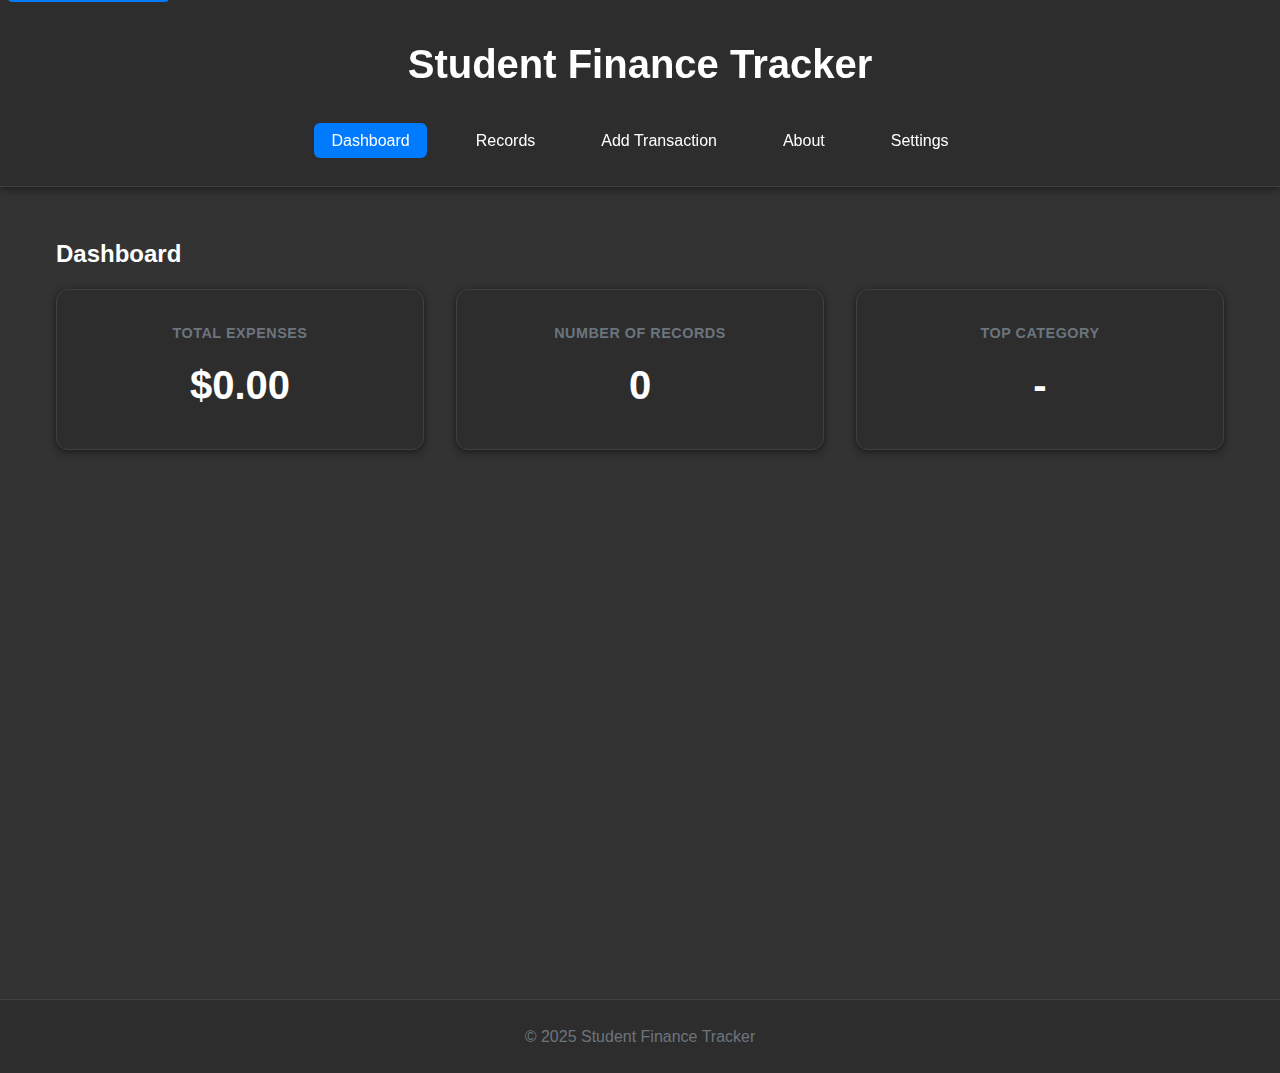
<file: index.html>
<!DOCTYPE html>
<html lang="en">
<head>
    <meta charset="UTF-8">
    <meta name="viewport" content="width=device-width, initial-scale=1.0">
    <title>Student Finance Tracker</title>
    <link rel="stylesheet" href="styles/style.css">
</head>
<body>
    <!-- Skip to content link for accessibility -->
    <a href="#main-content" class="skip-link">Skip to main content</a>

    <header>
        <h1>Student Finance Tracker</h1>
        <nav>
            <ul class="nav-list">
                <li><a href="#dashboard" class="nav-link active" data-page="dashboard">Dashboard</a></li>
                <li><a href="#records" class="nav-link" data-page="records">Records</a></li>
                <li><a href="#add-transaction" class="nav-link" data-page="add-transaction">Add Transaction</a></li>
                <li><a href="#about" class="nav-link" data-page="about">About</a></li>
                <li><a href="#settings" class="nav-link" data-page="settings">Settings</a></li>
            </ul>
        </nav>

    </header>

    <main id="main-content">
        <!-- Dashboard Page -->
        <section id="dashboard" class="page active">
            <h2>Dashboard</h2>
            <div class="stats-container">
                <div class="stat-card">
                    <h3>Total Expenses</h3>
                    <p id="total-expenses">$0.00</p>
                </div>
                <div class="stat-card">
                    <h3>Number of Records</h3>
                    <p id="record-count">0</p>
                </div>
                <div class="stat-card">
                    <h3>Top Category</h3>
                    <p id="top-category">-</p>
                </div>
            </div>
            <div id="spending-alert" class="alert" aria-live="polite"></div>
        </section>

        <!-- Records Page -->
        <section id="records" class="page">
            <h2>Expense Records</h2>
            <div class="records-controls">
                <input type="text" id="search-input" placeholder="Search transactions...">
                <select id="sort-by">
                    <option value="date-desc">Date (Newest)</option>
                    <option value="date-asc">Date (Oldest)</option>
                    <option value="amount-desc">Amount (High to Low)</option>
                    <option value="amount-asc">Amount (Low to High)</option>
                </select>
            </div>
            <div class="table-container">
                <table id="transactions-table">
                    <thead>
                        <tr>
                            <th>Description</th>
                            <th>Amount</th>
                            <th>Category</th>
                            <th>Date</th>
                            <th>Actions</th>
                        </tr>
                    </thead>
                    <tbody id="transactions-body">
                        <!-- Transactions will be populated here -->
                    </tbody>
                </table>
            </div>
            <p id="no-records-message" class="no-records">No transactions found. Add your first transaction!</p>
            
            <!-- Mobile card view -->
            <div class="records-mobile" id="records-mobile">
                <!-- Mobile cards will be populated here -->
            </div>
        </section>

        <!-- Add Transaction Page -->
        <section id="add-transaction" class="page">
            <h2>Add New Transaction</h2>
            <form id="transaction-form">
                <div class="form-group">
                    <label for="description">Description:</label>
                    <input type="text" id="description" name="description" required>
                    <span class="error-message" id="description-error"></span>
                </div>
                
                <div class="form-group">
                    <label for="amount">Amount:</label>
                    <input type="text" id="amount" name="amount" required>
                    <span class="error-message" id="amount-error"></span>
                </div>
                
                <div class="form-group">
                    <label for="category">Category:</label>
                    <select id="category" name="category" required>
                        <option value="">Select a category</option>
                        <option value="Food">Food</option>
                        <option value="Transport">Transport</option>
                        <option value="Books">Books</option>
                        <option value="Entertainment">Entertainment</option>
                        <option value="Fees">Fees</option>
                        <option value="Other">Other</option>
                    </select>
                    <span class="error-message" id="category-error"></span>
                </div>
                
                <div class="form-group">
                    <label for="date">Date:</label>
                    <input type="date" id="date" name="date" required>
                    <span class="error-message" id="date-error"></span>
                </div>
                
                <button type="submit" id="submit-btn">Add Transaction</button>
            </form>
        </section>

        <!-- About Page -->
        <section id="about" class="page">
            <h2>About Student Finance Tracker</h2>
            <p>This simple web app helps students track their expenses in categories like food, transport, books, entertainment, and fees.</p>
            <p>Features include:</p>
            <ul>
                <li>Add and manage expense records</li>
                <li>View spending statistics</li>
                <li>Search and sort transactions</li>
                <li>Set spending limits</li>
                <li>Works offline with localStorage</li>
            </ul>
            <div class="contact-info">
                <h3>Contact Me</h3>
                <p>Email: <a href="mailto:m.keira@alustudent.com">m.keira@alustudent.com</a></p>
                <p>GitHub: <a href="https://github.com/keira9" target="_blank">keira9</a></p>
            </div>
        </section>

        <!-- Settings Page -->
        <section id="settings" class="page">
            <h2>Settings</h2>
            <form id="settings-form">
                <div class="form-group">
                    <label for="currency">Currency:</label>
                    <select id="currency" name="currency">
                        <option value="$">USD ($)</option>
                        <option value="€">EUR (€)</option>
                        <option value="UGX">UGX (UGX)</option>
                        <option value="RWF">RWF (RWF)</option>
                    </select>
                </div>
                
                <div class="form-group">
                    <label for="spending-limit">Monthly Spending Limit:</label>
                    <input type="number" id="spending-limit" name="spending-limit" min="0" step="0.01">
                </div>
                
                <button type="submit">Save Settings</button>
            </form>
        </section>
    </main>

    <footer>
        <p>&copy; 2025 Student Finance Tracker</p>
    </footer>

    <script type="module" src="scripts/app.js"></script>
</body>
</html>
</file>
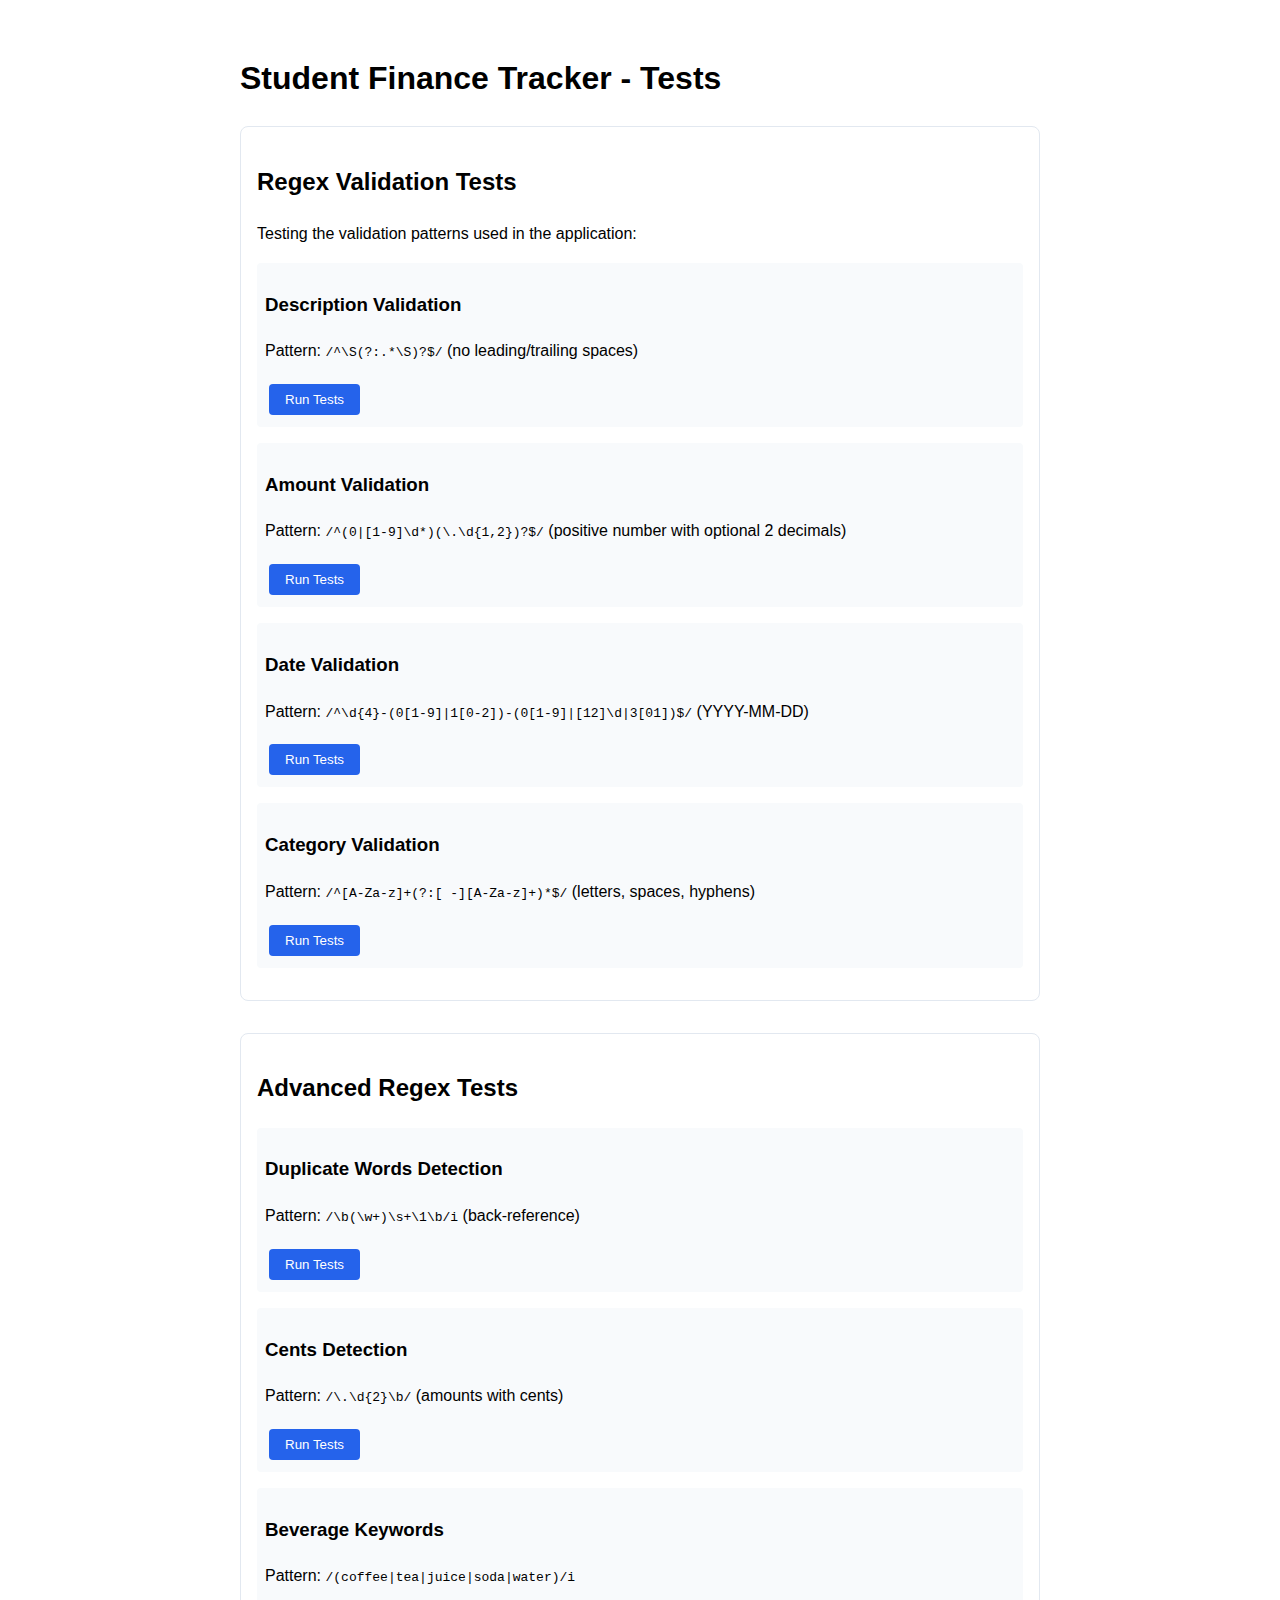
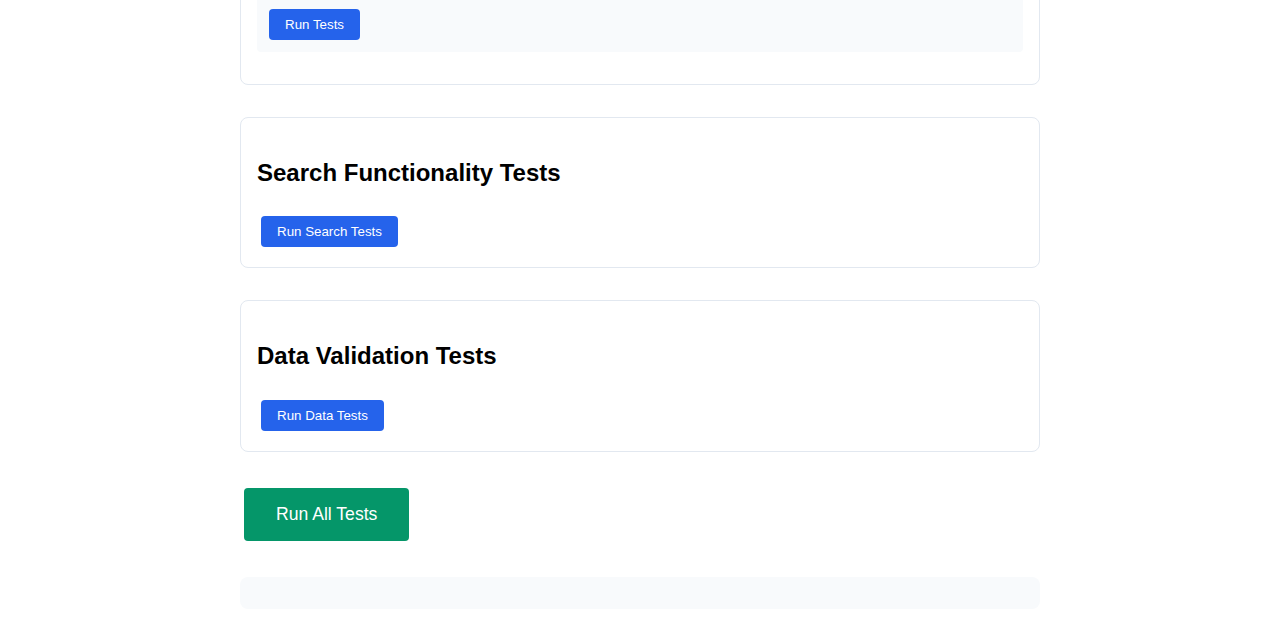
<file: tests.html>
<!DOCTYPE html>
<html lang="en">
<head>
    <meta charset="UTF-8">
    <meta name="viewport" content="width=device-width, initial-scale=1.0">
    <title>Finance Tracker Tests</title>
    <style>
        body {
            font-family: -apple-system, BlinkMacSystemFont, 'Segoe UI', Roboto, sans-serif;
            max-width: 800px;
            margin: 0 auto;
            padding: 2rem;
            line-height: 1.6;
        }
        .test-section {
            margin-bottom: 2rem;
            padding: 1rem;
            border: 1px solid #e2e8f0;
            border-radius: 8px;
        }
        .test-case {
            margin: 1rem 0;
            padding: 0.5rem;
            background: #f8fafc;
            border-radius: 4px;
        }
        .pass { color: #059669; }
        .fail { color: #dc2626; }
        .test-input {
            font-family: monospace;
            background: #1e293b;
            color: #f1f5f9;
            padding: 0.5rem;
            border-radius: 4px;
            margin: 0.5rem 0;
        }
        button {
            background: #2563eb;
            color: white;
            border: none;
            padding: 0.5rem 1rem;
            border-radius: 4px;
            cursor: pointer;
            margin: 0.25rem;
        }
        button:hover {
            background: #1d4ed8;
        }
        #results {
            margin-top: 2rem;
            padding: 1rem;
            background: #f8fafc;
            border-radius: 8px;
            white-space: pre-wrap;
            font-family: monospace;
        }
    </style>
</head>
<body>
    <h1>Student Finance Tracker - Tests</h1>
    
    <div class="test-section">
        <h2>Regex Validation Tests</h2>
        <p>Testing the validation patterns used in the application:</p>
        
        <div class="test-case">
            <h3>Description Validation</h3>
            <p>Pattern: <code>/^\S(?:.*\S)?$/</code> (no leading/trailing spaces)</p>
            <button onclick="testDescriptionValidation()">Run Tests</button>
        </div>
        
        <div class="test-case">
            <h3>Amount Validation</h3>
            <p>Pattern: <code>/^(0|[1-9]\d*)(\.\d{1,2})?$/</code> (positive number with optional 2 decimals)</p>
            <button onclick="testAmountValidation()">Run Tests</button>
        </div>
        
        <div class="test-case">
            <h3>Date Validation</h3>
            <p>Pattern: <code>/^\d{4}-(0[1-9]|1[0-2])-(0[1-9]|[12]\d|3[01])$/</code> (YYYY-MM-DD)</p>
            <button onclick="testDateValidation()">Run Tests</button>
        </div>
        
        <div class="test-case">
            <h3>Category Validation</h3>
            <p>Pattern: <code>/^[A-Za-z]+(?:[ -][A-Za-z]+)*$/</code> (letters, spaces, hyphens)</p>
            <button onclick="testCategoryValidation()">Run Tests</button>
        </div>
    </div>
    
    <div class="test-section">
        <h2>Advanced Regex Tests</h2>
        
        <div class="test-case">
            <h3>Duplicate Words Detection</h3>
            <p>Pattern: <code>/\b(\w+)\s+\1\b/i</code> (back-reference)</p>
            <button onclick="testDuplicateWords()">Run Tests</button>
        </div>
        
        <div class="test-case">
            <h3>Cents Detection</h3>
            <p>Pattern: <code>/\.\d{2}\b/</code> (amounts with cents)</p>
            <button onclick="testCentsDetection()">Run Tests</button>
        </div>
        
        <div class="test-case">
            <h3>Beverage Keywords</h3>
            <p>Pattern: <code>/(coffee|tea|juice|soda|water)/i</code></p>
            <button onclick="testBeverageKeywords()">Run Tests</button>
        </div>
    </div>
    
    <div class="test-section">
        <h2>Search Functionality Tests</h2>
        <button onclick="testSearchFunctionality()">Run Search Tests</button>
    </div>
    
    <div class="test-section">
        <h2>Data Validation Tests</h2>
        <button onclick="testDataValidation()">Run Data Tests</button>
    </div>
    
    <button onclick="runAllTests()" style="background: #059669; font-size: 1.1rem; padding: 1rem 2rem;">Run All Tests</button>
    
    <div id="results"></div>

    <script type="module">
        // Import modules for testing
        import { validators } from './scripts/validators.js';
        import { search } from './scripts/search.js';
        import { storage } from './scripts/storage.js';

        // Make modules available globally for test functions
        window.validators = validators;
        window.search = search;
        window.storage = storage;

        // Test utilities
        window.assert = (condition, message) => {
            if (condition) {
                return `✅ PASS: ${message}`;
            } else {
                return `❌ FAIL: ${message}`;
            }
        };

        window.log = (message) => {
            const results = document.getElementById('results');
            results.textContent += message + '\n';
        };

        window.clearResults = () => {
            document.getElementById('results').textContent = '';
        };

        // Description validation tests
        window.testDescriptionValidation = () => {
            clearResults();
            log('=== Description Validation Tests ===');
            
            const testCases = [
                { input: 'Valid description', expected: true },
                { input: 'Another valid one', expected: true },
                { input: ' Leading space', expected: false },
                { input: 'Trailing space ', expected: false },
                { input: '  Both spaces  ', expected: false },
                { input: 'Double  space', expected: true }, // This should pass the regex but fail duplicate check
                { input: 'pizza pizza', expected: false }, // Duplicate words
                { input: 'A', expected: true },
                { input: '', expected: false },
                { input: '   ', expected: false }
            ];
            
            testCases.forEach(test => {
                const result = validators.validateDescription(test.input);
                log(assert(result.valid === test.expected, 
                    `"${test.input}" -> ${result.valid} (expected ${test.expected})`));
                if (!result.valid) {
                    log(`    Error: ${result.message}`);
                }
            });
        };

        // Amount validation tests
        window.testAmountValidation = () => {
            clearResults();
            log('=== Amount Validation Tests ===');
            
            const testCases = [
                { input: '12.50', expected: true },
                { input: '0', expected: false }, // Zero not allowed
                { input: '100', expected: true },
                { input: '0.01', expected: true },
                { input: '999999.99', expected: true },
                { input: '-5.00', expected: false },
                { input: '12.345', expected: false }, // Too many decimals
                { input: '01.50', expected: false }, // Leading zero
                { input: 'abc', expected: false },
                { input: '', expected: false },
                { input: '12.5', expected: true } // One decimal place OK
            ];
            
            testCases.forEach(test => {
                const result = validators.validateAmount(test.input);
                log(assert(result.valid === test.expected, 
                    `"${test.input}" -> ${result.valid} (expected ${test.expected})`));
                if (!result.valid) {
                    log(`    Error: ${result.message}`);
                }
            });
        };

        // Date validation tests
        window.testDateValidation = () => {
            clearResults();
            log('=== Date Validation Tests ===');
            
            const today = new Date().toISOString().split('T')[0];
            const yesterday = new Date(Date.now() - 86400000).toISOString().split('T')[0];
            const tomorrow = new Date(Date.now() + 86400000).toISOString().split('T')[0];
            
            const testCases = [
                { input: today, expected: true },
                { input: yesterday, expected: true },
                { input: tomorrow, expected: false }, // Future date
                { input: '2025-01-15', expected: true },
                { input: '2025-13-01', expected: false }, // Invalid month
                { input: '2025-01-32', expected: false }, // Invalid day
                { input: '25-01-15', expected: false }, // Wrong format
                { input: '2025/01/15', expected: false }, // Wrong separator
                { input: '', expected: false },
                { input: 'invalid', expected: false }
            ];
            
            testCases.forEach(test => {
                const result = validators.validateDate(test.input);
                log(assert(result.valid === test.expected, 
                    `"${test.input}" -> ${result.valid} (expected ${test.expected})`));
                if (!result.valid) {
                    log(`    Error: ${result.message}`);
                }
            });
        };

        // Category validation tests
        window.testCategoryValidation = () => {
            clearResults();
            log('=== Category Validation Tests ===');
            
            const testCases = [
                { input: 'Food', expected: true },
                { input: 'Transport', expected: true },
                { input: 'Books and Supplies', expected: true },
                { input: 'Health-Care', expected: true },
                { input: 'Food123', expected: false }, // Numbers not allowed
                { input: 'Food!', expected: false }, // Special chars not allowed
                { input: 'Food  Drinks', expected: false }, // Double spaces not allowed
                { input: ' Food', expected: false }, // Leading space
                { input: 'Food ', expected: false }, // Trailing space
                { input: '', expected: false },
                { input: 'A', expected: true } // Single letter OK
            ];
            
            testCases.forEach(test => {
                const result = validators.validateCategory(test.input);
                log(assert(result.valid === test.expected, 
                    `"${test.input}" -> ${result.valid} (expected ${test.expected})`));
                if (!result.valid) {
                    log(`    Error: ${result.message}`);
                }
            });
        };

        // Duplicate words tests
        window.testDuplicateWords = () => {
            clearResults();
            log('=== Duplicate Words Detection Tests ===');
            
            const pattern = validators.patterns.duplicateWords;
            const testCases = [
                { input: 'pizza pizza', expected: true },
                { input: 'the the quick brown fox', expected: true },
                { input: 'This is is a test', expected: true },
                { input: 'normal sentence here', expected: false },
                { input: 'Pizza PIZZA', expected: true }, // Case insensitive
                { input: 'pizza, pizza', expected: false }, // Comma breaks word boundary
                { input: 'pizzapizza', expected: false }, // No space
                { input: 'a a', expected: true }
            ];
            
            testCases.forEach(test => {
                const result = pattern.test(test.input);
                log(assert(result === test.expected, 
                    `"${test.input}" -> ${result} (expected ${test.expected})`));
            });
        };

        // Cents detection tests
        window.testCentsDetection = () => {
            clearResults();
            log('=== Cents Detection Tests ===');
            
            const pattern = validators.patterns.centsPresent;
            const testCases = [
                { input: '12.50', expected: true },
                { input: '0.99', expected: true },
                { input: '100.00', expected: true },
                { input: '12.5', expected: false }, // Only one decimal
                { input: '12', expected: false }, // No decimals
                { input: '12.345', expected: false }, // Three decimals
                { input: 'Cost is 12.50 total', expected: true },
                { input: 'No cents here', expected: false }
            ];
            
            testCases.forEach(test => {
                const result = pattern.test(test.input);
                log(assert(result === test.expected, 
                    `"${test.input}" -> ${result} (expected ${test.expected})`));
            });
        };

        // Beverage keywords tests
        window.testBeverageKeywords = () => {
            clearResults();
            log('=== Beverage Keywords Tests ===');
            
            const pattern = validators.patterns.beverageKeywords;
            const testCases = [
                { input: 'Morning coffee', expected: true },
                { input: 'Green tea latte', expected: true },
                { input: 'Orange juice', expected: true },
                { input: 'Diet soda', expected: true },
                { input: 'Bottled water', expected: true },
                { input: 'COFFEE', expected: true }, // Case insensitive
                { input: 'Pizza lunch', expected: false },
                { input: 'Book purchase', expected: false },
                { input: 'Coffee and tea', expected: true } // Multiple matches
            ];
            
            testCases.forEach(test => {
                const result = pattern.test(test.input);
                log(assert(result === test.expected, 
                    `"${test.input}" -> ${result} (expected ${test.expected})`));
            });
        };

        // Search functionality tests
        window.testSearchFunctionality = () => {
            clearResults();
            log('=== Search Functionality Tests ===');
            
            const sampleTransactions = [
                { id: '1', description: 'Coffee shop', amount: 5.50, category: 'Food', date: '2025-01-15' },
                { id: '2', description: 'Bus ticket', amount: 2.25, category: 'Transport', date: '2025-01-14' },
                { id: '3', description: 'Tea and cookies', amount: 8.75, category: 'Food', date: '2025-01-13' }
            ];
            
            // Test regex compilation
            let regex = search.compileRegex('coffee', 'i');
            log(assert(regex !== null, 'Valid regex compiles successfully'));
            
            regex = search.compileRegex('[invalid', 'i');
            log(assert(regex === null, 'Invalid regex returns null'));
            
            // Test search
            let results = search.searchTransactions(sampleTransactions, 'coffee');
            log(assert(results.length === 1, `Coffee search returns 1 result (got ${results.length})`));
            
            results = search.searchTransactions(sampleTransactions, 'food');
            log(assert(results.length === 2, `Food search returns 2 results (got ${results.length})`));
            
            results = search.searchTransactions(sampleTransactions, '');
            log(assert(results.length === 3, `Empty search returns all results (got ${results.length})`));
            
            // Test sorting
            const sorted = search.sortTransactions(sampleTransactions, 'amount-desc');
            log(assert(sorted[0].amount === 8.75, `Amount desc sort works (first amount: ${sorted[0].amount})`));
            
            // Test highlighting
            const highlighted = search.highlightMatches('Coffee shop', search.compileRegex('coffee', 'i'));
            log(assert(highlighted.includes('<mark>'), 'Highlighting adds mark tags'));
        };

        // Data validation tests
        window.testDataValidation = () => {
            clearResults();
            log('=== Data Validation Tests ===');
            
            const validTransaction = {
                id: 'test_1',
                description: 'Test transaction',
                amount: 10.50,
                category: 'Food',
                date: '2025-01-15',
                createdAt: '2025-01-15T12:00:00.000Z'
            };
            
            log(assert(storage.validateTransaction(validTransaction), 'Valid transaction passes validation'));
            
            const invalidTransaction = {
                id: 'test_2',
                description: 'Test transaction',
                amount: -5.00, // Invalid negative amount
                category: 'Food',
                date: '2025-01-15',
                createdAt: '2025-01-15T12:00:00.000Z'
            };
            
            log(assert(!storage.validateTransaction(invalidTransaction), 'Invalid transaction fails validation'));
            
            const missingFields = {
                id: 'test_3',
                description: 'Test transaction'
                // Missing required fields
            };
            
            log(assert(!storage.validateTransaction(missingFields), 'Transaction with missing fields fails validation'));
        };

        // Run all tests
        window.runAllTests = () => {
            clearResults();
            log('Running all tests...\n');
            
            testDescriptionValidation();
            log('\n');
            testAmountValidation();
            log('\n');
            testDateValidation();
            log('\n');
            testCategoryValidation();
            log('\n');
            testDuplicateWords();
            log('\n');
            testCentsDetection();
            log('\n');
            testBeverageKeywords();
            log('\n');
            testSearchFunctionality();
            log('\n');
            testDataValidation();
            log('\n=== All tests completed ===');
        };
    </script>
</body>
</html>
</file>
<file: styles/style.css>
/* Reset and base styles */
* {
    margin: 0;
    padding: 0;
    box-sizing: border-box;
}

:root {
    --primary-color: #007bff;
    --secondary-color: #6c757d;
    --success-color: #28a745;
    --warning-color: #ffc107;
    --error-color: #dc3545;
    --bg-color: #333333;
    --surface-color: #2d2d2d;
    --text-color: #ffffff;
    --border-color: #404040;
    --shadow: 0 2px 8px rgba(0, 0, 0, 0.5);
    --transition: all 0.2s ease;
    --padding-sm: 0.5rem;
    --padding-md: 1rem;
    --padding-lg: 1.5rem;
    --padding-xl: 2rem;
    --margin-sm: 0.5rem;
    --margin-md: 1rem;
    --margin-lg: 1.5rem;
    --margin-xl: 2rem;
}

body {
    font-family: -apple-system, BlinkMacSystemFont, 'Segoe UI', Roboto, sans-serif;
    line-height: 1.6;
    color: var(--text-color);
    background-color: var(--bg-color);
    transition: var(--transition);
}

/* Skip link for accessibility */
.skip-link {
    position: absolute;
    top: -40px;
    left: var(--padding-sm);
    background: var(--primary-color);
    color: white;
    padding: var(--padding-sm);
    text-decoration: none;
    border-radius: 4px;
    z-index: 1000;
}

.skip-link:focus {
    top: 6px;
}

/* Header */
header {
    background: var(--surface-color);
    border-bottom: 1px solid var(--border-color);
    padding: var(--padding-md) var(--padding-lg);
    position: sticky;
    top: 0;
    z-index: 100;
    box-shadow: var(--shadow);
}

header h1 {
    font-size: 1.5rem;
    margin-bottom: var(--margin-md);
    text-align: center;
    color: var(--text-color);
}

.nav-list {
    display: flex;
    flex-wrap: wrap;
    gap: var(--margin-sm);
    list-style: none;
    justify-content: center;
    margin: 0;
    padding: 0;
}

.nav-link {
    padding: var(--padding-sm) var(--padding-md);
    text-decoration: none;
    color: var(--text-color);
    border-radius: 6px;
    transition: var(--transition);
    border: 1px solid transparent;
    margin: 0 var(--margin-sm);
}

.nav-link:hover,
.nav-link:focus {
    background: var(--primary-color);
    color: white;
    outline: 2px solid var(--primary-color);
    outline-offset: 2px;
}

.nav-link.active {
    background: var(--primary-color);
    color: white;
}

#theme-toggle {
    position: absolute;
    top: var(--padding-md);
    right: var(--padding-md);
    background: var(--surface-color);
    border: 1px solid var(--border-color);
    padding: var(--padding-sm);
    border-radius: 6px;
    cursor: pointer;
    font-size: 1.2rem;
    color: var(--text-color);
}

#theme-toggle:focus {
    outline: 2px solid var(--primary-color);
    outline-offset: 2px;
}

/* Main content */
main {
    min-height: calc(100vh - 120px);
    padding: var(--padding-lg);
}

.page {
    display: none;
    max-width: 1200px;
    margin: 0 auto;
    padding: var(--padding-md);
}

.page.active {
    display: block;
    animation: fadeIn 0.3s ease;
}

@keyframes fadeIn {
    from { opacity: 0; transform: translateY(10px); }
    to { opacity: 1; transform: translateY(0); }
}

/* Dashboard */
.stats-container {
    display: grid;
    gap: var(--margin-md);
    margin-bottom: var(--margin-xl);
    padding: var(--padding-md) 0;
}

.stat-card {
    background: var(--surface-color);
    padding: var(--padding-lg) var(--padding-xl);
    border-radius: 12px;
    border: 1px solid var(--border-color);
    text-align: center;
    box-shadow: var(--shadow);
    transition: var(--transition);
}

.stat-card:hover {
    transform: translateY(-2px);
    box-shadow: 0 4px 12px rgba(0, 0, 0, 0.15);
}

.stat-card h3 {
    font-size: 0.9rem;
    color: var(--secondary-color);
    margin-bottom: var(--margin-sm);
    text-transform: uppercase;
    letter-spacing: 0.5px;
}

.stat-card p {
    font-size: 2rem;
    font-weight: bold;
    color: #ffffff;
    margin: 0;
}

.alert {
    padding: var(--padding-md) var(--padding-lg);
    border-radius: 8px;
    margin-bottom: var(--margin-md);
    display: none;
    border-left: 4px solid;
}

.alert.warning {
    background: rgba(255, 193, 7, 0.2);
    color: #ffc107;
    border-color: var(--warning-color);
    display: block;
}

.alert.error {
    background: rgba(220, 53, 69, 0.2);
    color: #dc3545;
    border-color: var(--error-color);
    display: block;
}

/* Records */
.records-controls {
    display: flex;
    flex-direction: column;
    gap: var(--margin-md);
    margin-bottom: var(--margin-lg);
    padding: var(--padding-md);
    background: var(--surface-color);
    border-radius: 8px;
    border: 1px solid var(--border-color);
}

#search-input,
#sort-by {
    padding: var(--padding-md);
    border: 1px solid var(--border-color);
    border-radius: 6px;
    background: var(--bg-color);
    color: var(--text-color);
    font-size: 1rem;
}

#search-input:focus,
#sort-by:focus {
    outline: 2px solid var(--primary-color);
    outline-offset: 2px;
    border-color: var(--primary-color);
}

.table-container {
    overflow-x: auto;
    background: var(--surface-color);
    border-radius: 12px;
    border: 1px solid var(--border-color);
    box-shadow: var(--shadow);
    margin: var(--margin-md) 0;
}

table {
    width: 100%;
    border-collapse: collapse;
}

th,
td {
    padding: var(--padding-md) var(--padding-lg);
    text-align: left;
    border-bottom: 1px solid var(--border-color);
}

th {
    background: var(--surface-color);
    font-weight: 600;
    color: var(--secondary-color);
}

tr:hover {
    background: rgba(0, 123, 255, 0.1);
}

.action-btn {
    padding: var(--padding-sm) var(--padding-md);
    margin: 0 var(--margin-sm);
    border: 1px solid var(--border-color);
    background: var(--bg-color);
    color: var(--text-color);
    border-radius: 6px;
    cursor: pointer;
    font-size: 0.85rem;
    transition: var(--transition);
}

.action-btn:hover,
.action-btn:focus {
    background: var(--primary-color);
    color: white;
    outline: 2px solid var(--primary-color);
    outline-offset: 2px;
}

.action-btn.delete {
    color: var(--error-color);
    border-color: var(--error-color);
}

.action-btn.delete:hover {
    background: var(--error-color);
    color: white;
}

.no-records {
    text-align: center;
    color: var(--secondary-color);
    font-style: italic;
    padding: var(--padding-xl);
    margin: var(--margin-lg) 0;
}

/* Forms */
form {
    max-width: 500px;
    margin: 0 auto;
    padding: var(--padding-lg);
    background: var(--surface-color);
    border-radius: 12px;
    border: 1px solid var(--border-color);
    box-shadow: var(--shadow);
}

.form-group {
    margin-bottom: var(--margin-lg);
}

label {
    display: block;
    margin-bottom: var(--margin-sm);
    font-weight: 600;
    color: var(--text-color);
}

input,
select {
    width: 100%;
    padding: var(--padding-md);
    border: 1px solid var(--border-color);
    border-radius: 8px;
    background: var(--bg-color);
    color: var(--text-color);
    font-size: 1rem;
    transition: var(--transition);
}

input:focus,
select:focus {
    outline: 2px solid var(--primary-color);
    outline-offset: 2px;
    border-color: var(--primary-color);
}

input.error,
select.error {
    border-color: var(--error-color);
}

.error-message {
    display: block;
    color: var(--error-color);
    font-size: 0.875rem;
    margin-top: var(--margin-sm);
    min-height: 1.2rem;
    font-weight: 500;
}

button[type="submit"],
button {
    background: var(--primary-color);
    color: white;
    border: none;
    padding: var(--padding-md) var(--padding-xl);
    border-radius: 8px;
    cursor: pointer;
    font-size: 1rem;
    font-weight: 600;
    transition: var(--transition);
    width: 100%;
    margin-top: var(--margin-md);
}

button:hover,
button:focus {
    background: #0056b3;
    outline: 2px solid var(--primary-color);
    outline-offset: 2px;
    transform: translateY(-1px);
    box-shadow: 0 4px 8px rgba(0, 123, 255, 0.3);
}

button:disabled {
    background: var(--secondary-color);
    cursor: not-allowed;
}

/* About page */
.contact-info {
    background: var(--surface-color);
    padding: var(--padding-xl);
    border-radius: 12px;
    border: 1px solid var(--border-color);
    margin-top: var(--margin-xl);
    box-shadow: var(--shadow);
}

#about ul {
    margin: var(--margin-md) 0;
    padding-left: var(--padding-xl);
}

#about li {
    margin-bottom: var(--margin-sm);
}

.contact-info a {
    color: var(--primary-color);
    text-decoration: none;
}

.contact-info a:hover,
.contact-info a:focus {
    text-decoration: underline;
    outline: 2px solid var(--primary-color);
    outline-offset: 2px;
}

/* Footer */
footer {
    background: var(--surface-color);
    border-top: 1px solid var(--border-color);
    padding: var(--padding-lg);
    text-align: center;
    color: var(--secondary-color);
    margin-top: var(--margin-xl);
}

/* Highlight for search results */
mark {
    background: rgba(255, 193, 7, 0.3);
    color: #ffc107;
    padding: 0.1em 0.2em;
    border-radius: 2px;
}

/* Mobile cards for small screens */
@media (max-width: 767px) {
    .table-container {
        display: none;
    }
    
    .records-mobile {
        display: block;
    }
    
    .record-card {
        background: var(--surface-color);
        border: 1px solid var(--border-color);
        border-radius: 12px;
        padding: var(--padding-lg);
        margin-bottom: var(--margin-md);
        box-shadow: var(--shadow);
    }
    
    .record-card h3 {
        margin-bottom: var(--margin-sm);
        color: var(--primary-color);
    }
    
    .record-meta {
        display: flex;
        justify-content: space-between;
        align-items: center;
        margin-bottom: var(--margin-sm);
        font-size: 0.9rem;
        color: var(--secondary-color);
        padding: var(--padding-sm) 0;
    }
    
    .record-actions {
        display: flex;
        gap: var(--margin-sm);
        margin-top: var(--margin-md);
        padding-top: var(--padding-sm);
        border-top: 1px solid var(--border-color);
    }
}

/* Tablet styles */
@media (min-width: 768px) {
    header {
        padding: var(--padding-lg) var(--padding-xl);
    }
    
    header h1 {
        font-size: 2rem;
        margin-bottom: var(--margin-lg);
    }
    
    .nav-list {
        gap: var(--margin-md);
    }
    
    .stats-container {
        grid-template-columns: repeat(2, 1fr);
        gap: var(--margin-lg);
    }
    
    .records-controls {
        flex-direction: row;
        align-items: center;
        padding: var(--padding-lg);
    }
    
    #search-input {
        flex: 1;
        margin-right: var(--margin-md);
    }
    
    #sort-by {
        width: auto;
        min-width: 200px;
    }
    
    button[type="submit"],
    button {
        width: auto;
        padding: var(--padding-md) var(--padding-xl);
    }
    
    .records-mobile {
        display: none;
    }
    
    .table-container {
        display: block;
    }
}

/* Desktop styles */
@media (min-width: 1024px) {
    header {
        padding: var(--padding-xl);
    }
    
    header h1 {
        font-size: 2.5rem;
        margin-bottom: var(--margin-xl);
    }
    
    main {
        padding: var(--padding-xl);
    }
    
    .stats-container {
        grid-template-columns: repeat(3, 1fr);
        gap: var(--margin-xl);
    }
    
    .stat-card {
        padding: var(--padding-xl);
    }
    
    .stat-card p {
        font-size: 2.5rem;
    }
    
    form {
        padding: var(--padding-xl);
    }
}
    
    
    main {
        padding: 2rem;
    }
    
    .stats-container {
        grid-template-columns: repeat(3, 1fr);
    }
    
    .stat-card {
        padding: 2rem;
    }
    
    .stat-card p {
        font-size: 2.5rem;
    }


/* High contrast mode support */
@media (prefers-contrast: high) {
    :root {
        --border-color: #000000;
        --shadow: 0 2px 4px rgba(0, 0, 0, 0.5);
    }
    
    .nav-link:focus,
    input:focus,
    select:focus,
    button:focus {
        outline: 3px solid #000000;
        outline-offset: 2px;
    }
}

/* Reduced motion support */
@media (prefers-reduced-motion: reduce) {
    * {
        animation-duration: 0.01ms !important;
        animation-iteration-count: 1 !important;
        transition-duration: 0.01ms !important;
    }
}
</file>
